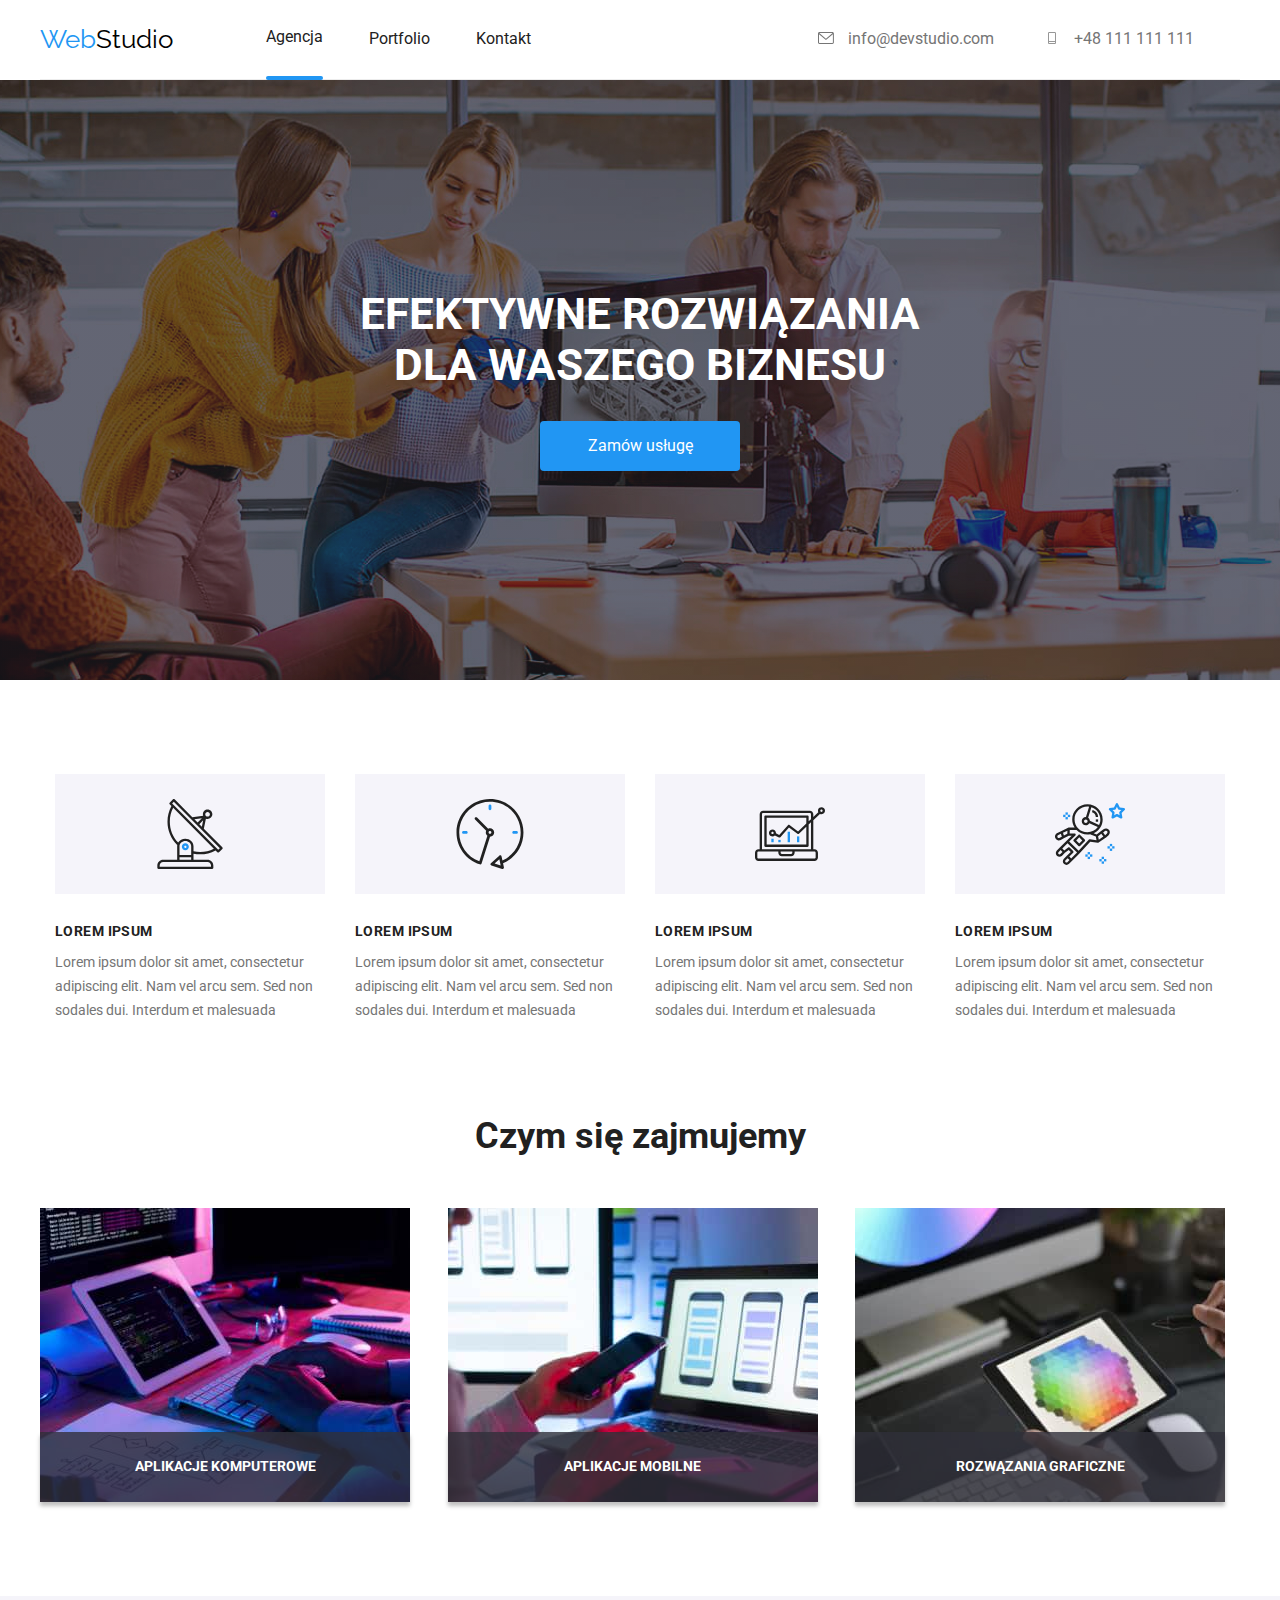
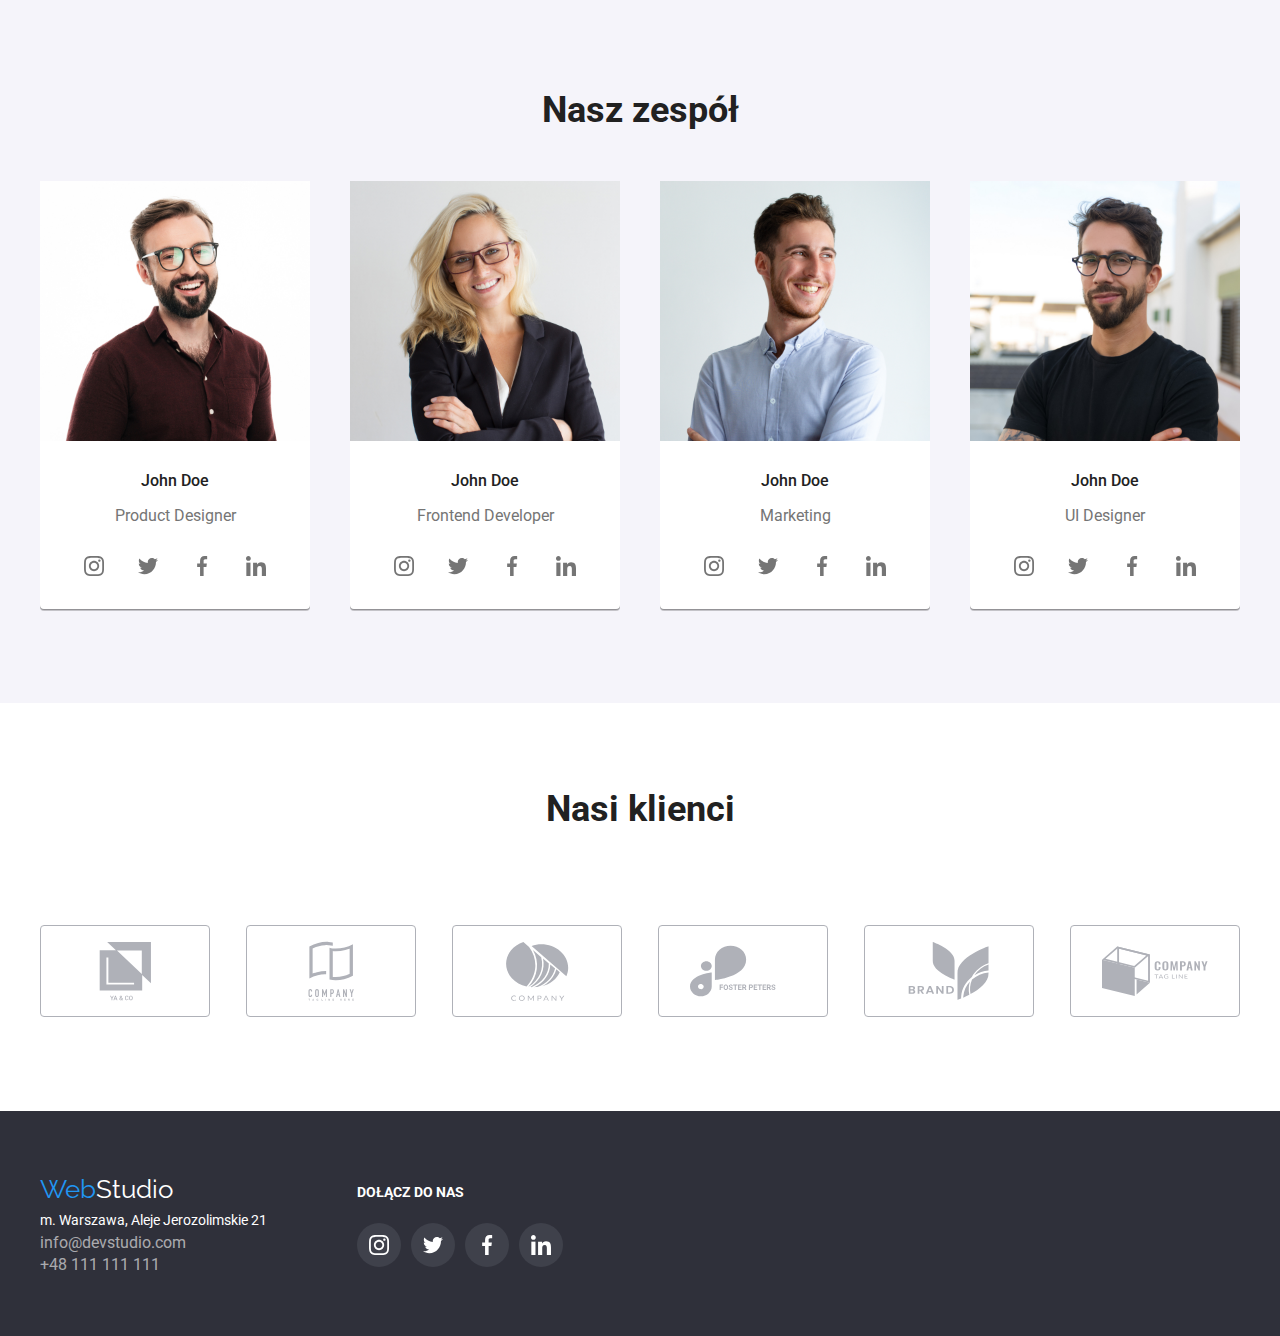
<file: index.html>
<!DOCTYPE html>
    <html lang="pl">
  <head>
    <!-- Informacje serwisowe -->
    <title>Studio</title>
     <link rel="stylesheet" href="css/normalize.css">
     <link rel="stylesheet" href="css/styles.css">
     <link href="https://fonts.googleapis.com/css2?family=Raleway:wght@700&family=Roboto:wght@400;500;700;900&display=swap" rel="stylesheet">
    
</head>
  
<body>
  <header class="portfolio-header">
    <div class="container portfolio-header-section">
    <!-- The logo -->
    <a class="logo" href="index.html"><span class="logo-web">Web</span><span>Studio</span></a>
    <!--navigation-->
    <nav class="navigation">
        <ul class="social-links navigation-list">
        <li class="navigation-list-item"><a class="link activepage" href="index.html">Agencja</a></li>
        <li class="navigation-list-item"><a class="link" href="portfolio.html">Portfolio</a></li>
        <li class="navigation-list-item"><a class="link" href="">Kontakt</a></li>
    </ul>
</nav>
<ul class="social-links-contact navigation-list">
  <li class="mail"><a class="link-contact" href="info@devstudio.com">
  <svg class="icon"> 
      <use href="images/icons.svg#icon-mail"></use>
  </svg>
  info@devstudio.com</a></li>
  <li class="navigation-list-tel mail"><a class="link-contact" href="+48111111111">
      <svg class="icon">
      <use href="images/icons.svg#icon-phone"></use>
      </svg> 
      +48 111 111 111</a></li>
  </ul>
    </div>
</header>

    <main>
    <section class="heading">
        <div class="container button-class">
        <h1 class="title">EFEKTYWNE ROZWIĄZANIA <br> DLA WASZEGO BIZNESU </h1>
        <button type="button" class="button"><span class="button-text" data-modal-open>Zamów usługę</span></button>
        </div>
    </section>
    <section>
        <div class="container">
               <ul class="lorem-layout">
                    <li class="lorem-position" > 
                    <div class="icons-lorem-layout">
                    <svg class="icon-lorem" width="70" height="70">
                        <use href="images/icons.svg#icon-antenna"></use>
                    </svg>
                    </div>
                        <h4 class="lorem-title">LOREM IPSUM</h4>
                        <p class="lorem-text">Lorem ipsum dolor sit amet, consectetur adipiscing elit. Nam vel arcu sem. Sed non sodales dui. Interdum et malesuada</p></li>
                    <li class="lorem-position">
                        <div class="icons-lorem-layout">
                            <svg class="icon-lorem" width="70" height="70">
                                <use href="images/icons.svg#icon-clock"></use>
                            </svg>
                            </div>
                        <h4 class="lorem-title">LOREM IPSUM</h4>
                        <p class="lorem-text">Lorem ipsum dolor sit amet, consectetur adipiscing elit. Nam vel arcu sem. Sed non sodales dui. Interdum et malesuada</p></li>
                    <li class="lorem-position">

                        <div class="icons-lorem-layout">
                            <svg class="icon-lorem" width="70" height="70">
                                <use href="images/icons.svg#icon-diagram"></use>
                            </svg>
                            </div>
                        <h4 class="lorem-title">LOREM IPSUM</h4>
                        <p class="lorem-text">Lorem ipsum dolor sit amet, consectetur adipiscing elit. Nam vel arcu sem. Sed non sodales dui. Interdum et malesuada</p></li>
                    <li class="lorem-position">
                        <div class="icons-lorem-layout">
                            <svg class="icon-lorem" width="70" height="70">
                                <use href="images/icons.svg#icon-astronaut"></use>
                            </svg>
                            </div>
                        <h4 class="lorem-title">LOREM IPSUM</h4>
                        <p class="lorem-text">Lorem ipsum dolor sit amet, consectetur adipiscing elit. Nam vel arcu sem. Sed non sodales dui. Interdum et malesuada</p></li>  
                </ul>
            </div>
    </section>
       
    <section>
    <div class="container">
            <h2 class="h2">Czym się zajmujemy</h2>
            <ul class="img-layout-studio">
            <li class="img-studio-segregate"> 
              <img src="images/img1.jpg" alt="work on a new program" width="370" height="294">
              <p class="sticker">APLIKACJE KOMPUTEROWE</p>
            </li>
            <li class="img-studio-segregate"> 
              <img src="images/img2.jpg" alt="mobile aplication" width="370" height="294">
              <p class="sticker">APLIKACJE MOBILNE</p>
            </li>
            <li class="img-studio-segregate"> 
              <img src="images/img3.jpg" alt="application layout" width="370" height="294">
              <p class="sticker">ROZWĄZANIA GRAFICZNE</p>
            </li>
            </ul>
        </div>
    </section>
    <section class="time">
        <div class="container section">
       <h2 class="h2">Nasz zespół</h2>
        <ul class="person" >
       <li class="person-list">
           <figure class="person-list-item">
               <img src="images/person1.jpg" alt="John Doe - Product Designer" width="270" height="260">
                <figcaption class="person-list-name">
                <h3 class="john-doe"> John Doe</h3>
                <p class="john-doe-function"> Product Designer</p>
                </figcaption>
        </figure>
        <ul class="social-list">
            <li class=" link">
              <a class="social-list_link" href="#">
                <svg class="social-icon">
                  <use href="./images/icons.svg#icon-instagram"></use>
                </svg>
              </a>
            </li>
            <li class=" link">
              <a class="social-list_link" href="#">
                <svg class="social-icon">
                  <use href="./images/icons.svg#icon-twitter"></use>
                </svg>
              </a>
            </li>
            <li class="link">
              <a class="social-list_link" href="#">
                <svg class="social-icon">
                  <use href="./images/icons.svg#icon-facebook"></use>
                </svg>
              </a>
            </li>
            <li class=" link">
              <a class="social-list_link" href="#">
                <svg class="social-icon">
                  <use href="./images/icons.svg#icon-linkedin"></use>
                </svg>
              </a>
            </li>
          </ul>
    </li>
       <li class="person-list"> 
        <figure class="person-list-item">
            <img src="images/person2.jpg" alt="John Doe - Frontend Developer" width="270" height="260">
            <figcaption class="person-list-name">
                <h3 class="john-doe">John Doe</h3>
                <p class="john-doe-function">Frontend Developer</p>
            </figcaption>
            </figure>
            <ul class="social-list">
                <li class="link-social-list">
                  <a class="social-list_link" href="#">
                    <svg class="social-icon">
                      <use href="./images/icons.svg#icon-instagram"></use>
                    </svg>
                  </a>
                </li>
                <li class="link">
                  <a class="social-list_link" href="#">
                    <svg class="social-icon">
                      <use href="./images/icons.svg#icon-twitter"></use>
                    </svg>
                  </a>
                </li>
                <li class="link">
                  <a class="social-list_link" href="#">
                    <svg class="social-icon">
                      <use href="./images/icons.svg#icon-facebook"></use>
                    </svg>
                  </a>
                </li>
                <li class="link">
                  <a class="social-list_link" href="#">
                    <svg class="social-icon">
                      <use href="./images/icons.svg#icon-linkedin"></use>
                    </svg>
                  </a>
                </li>
              </ul>
    </li>
       <li class="person-list"> 
        <figure class="person-list-item">
            <img src="images/person3.jpg" alt="John Doe - Marketing" width="270" height="260">
            <figcaption class="person-list-name">
                <h3 class="john-doe">John Doe</h3>
                 <p class="john-doe-function">Marketing</p>
            </figcaption>
        </figure>
        <ul class="social-list">
            <li class=" link">
              <a class="social-list_link" href="#">
                <svg class="social-icon">
                  <use href="./images/icons.svg#icon-instagram"></use>
                </svg>
              </a>
            </li>
            <li class=" link">
              <a class="social-list_link" href="#">
                <svg class="social-icon">
                  <use href="./images/icons.svg#icon-twitter"></use>
                </svg>
              </a>
            </li>
            <li class=" link">
              <a class="social-list_link" href="#">
                <svg class="social-icon">
                  <use href="./images/icons.svg#icon-facebook"></use>
                </svg>
              </a>
            </li>
            <li class=" link">
              <a class="social-list_link" href="#">
                <svg class="social-icon">
                  <use href="./images/icons.svg#icon-linkedin"></use>
                </svg>
              </a>
            </li>
          </ul>
        </li>
        <li> 
           <figure class="person-list-item">
               <img src="images/person4.jpg" alt="John Doe - UI Designer" width="270" height="260">
                <figcaption class="person-list-name">
                    <h3 class="john-doe">John Doe</h3>
                    <p class="john-doe-function">UI Designer</p>
            </figcaption>
        </figure>
        <ul class="social-list">
            <li class="link">
              <a class="social-list_link" href="#">
                <svg class="social-icon">
                  <use href="./images/icons.svg#icon-instagram"></use>
                </svg>
              </a>
            </li>
            <li class="link">
              <a class="social-list_link" href="#">
                <svg class="social-icon">
                  <use href="./images/icons.svg#icon-twitter"></use>
                </svg>
              </a>
            </li>
            <li class="link">
              <a class="social-list_link" href="#">
                <svg class="social-icon">
                  <use href="./images/icons.svg#icon-facebook"></use>
                </svg>
              </a>
            </li>
            <li class="link">
              <a class="social-list_link" href="#">
                <svg class="social-icon">
                  <use href="./images/icons.svg#icon-linkedin"></use>
                </svg>
              </a>
            </li>
          </ul>
        </li>
    </ul>
    </div>
    </section>
    <section>
        <div class="container">
            <h2 class="client-title"> Nasi klienci</h2>
            <ul class="lorem-layout ">
                <li class="clients-item">
                    <a class="clients-item_link" href="#">
                        <svg class="client-link">
                            <use href="images/icons.svg#icon-client1"></use>
                        </svg>
                    </a>
                </li>
                <li class="clients-item">
                    <a class="clients-item_link" href="#">
                        <svg class="client-link">
                            <use href="images/icons.svg#icon-client2"></use>
                        </svg>
                    </a>
                </li>
                <li class="clients-item">
                    <a class="clients-item_link" href="#">
                        <svg class="client-link">
                            <use href="images/icons.svg#icon-client3"></use>
                        </svg>
                    </a>
                </li>
                <li class="clients-item">
                    <a class="clients-item_link" href="#">
                        <svg class="client-link">
                            <use href="images/icons.svg#icon-client4"></use>
                        </svg>
                    </a>
                </li>
                <li class="clients-item">
                    <a class="clients-item_link" href="#">
                        <svg class="client-link">
                            <use href="images/icons.svg#icon-client5"></use>
                        </svg>
                    </a>
                </li>
                <li class="clients-item">
                    <a class="clients-item_link" href="#">
                        <svg class="client-link">
                            <use href="images/icons.svg#icon-client6"></use>
                        </svg>
                    </a>
                </li>
            </ul>
        </div>
    </section>
    </main>
    <footer class="footer">
      <div class="container footer-div-first">
         <div class="footer-address">
  <a class="logo-footer" href="index.html"><span class="logo-web">Web</span><span class="footer-logo-color">Studio</span></a>
  <!--adress-->
  <adress class="adres">
  <ul class="footer-links">
      <li class="footer-text">m. Warszawa, Aleje Jerozolimskie 21</li>
      <li><a class="footer-link" href="info@devstudio.com">info@devstudio.com</a></li>
      <li><a class="footer-link" href="+48111111111">+48 111 111 111</a></li>
  </ul>
  </adress>
  </div>
  <div class="join-footer">
      <h3 class="join-title" >DOŁĄCZ DO NAS</h3>
      <ul class="join-icons">
          <li class="join-item">
              <a class="join-item_link" href="#">
                  <svg class="join-social_link">
                      <use href="images/icons.svg#icon-instagram"></use>
                  </svg>
              </a>
          </li>
          <li class="join-item">
              <a class="join-item_link" href="#">
                  <svg class="join-social_link">
                      <use href="images/icons.svg#icon-twitter"></use>
                  </svg>
              </a>
          </li>
          <li class="join-item">
              <a class="join-item_link" href="#">
                  <svg class="join-social_link">
                      <use href="images/icons.svg#icon-facebook"></use>
                  </svg>
              </a>
          </li>
          <li class="join-item">
              <a class="join-item_link" href="#">
                  <svg class="join-social_link">
                      <use href="images/icons.svg#icon-linkedin"></use>
                  </svg>
              </a>
          </li>
      </ul>
  </div>
  </div>
    </footer>
    <div class="backdrop is-hidden" data-modal>
      <div class="modal">
        <button type="button" class="close-button" data-modal-close>
          <svg class="icon-close-button">
          <use href="images/close-x.svg#icon-close-x"></use>
        </svg>
        </button>
      </div>
    <script src="js/modal.js"></script>
</body>
</html>
</file>
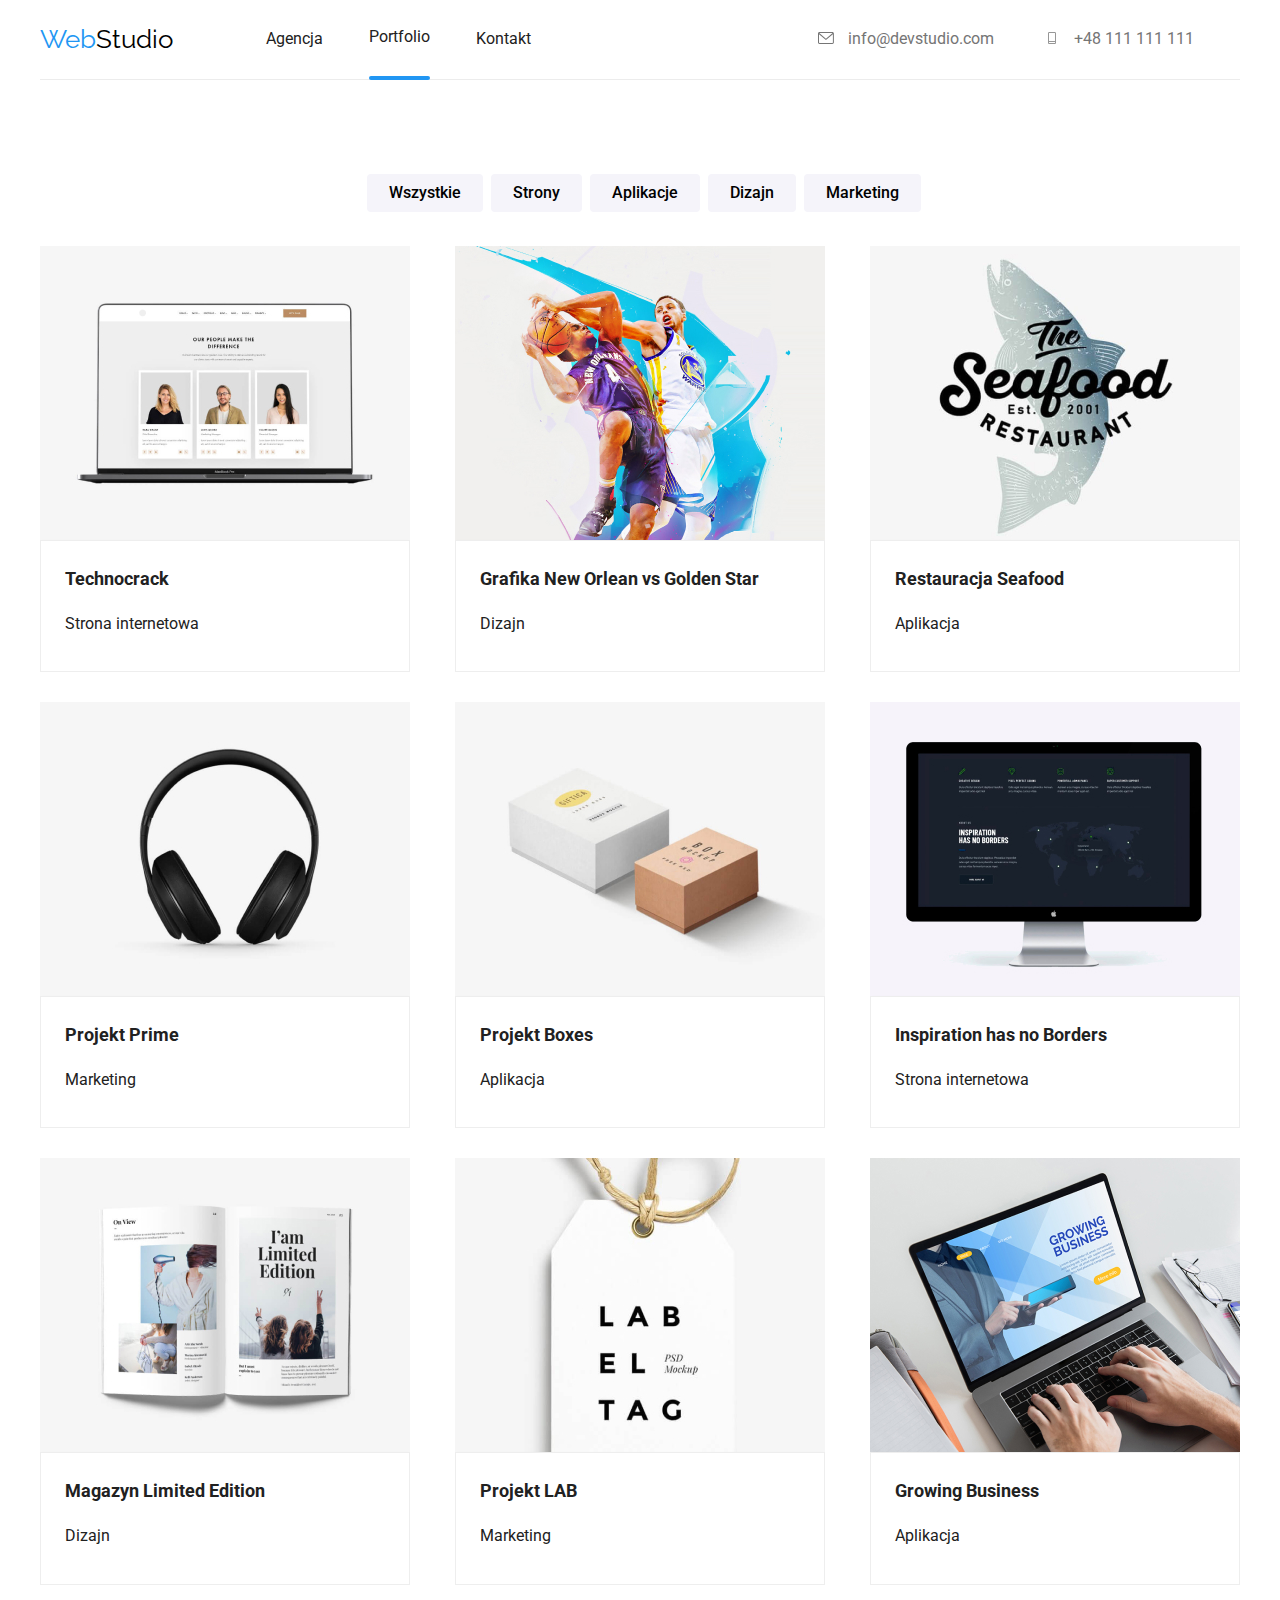
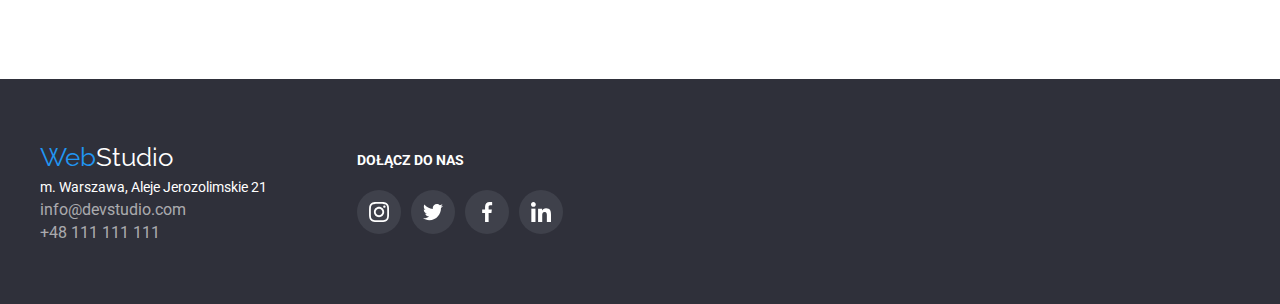
<file: portfolio.html>
<!DOCTYPE html>
<html lang="pl">
<head>
<!-- Informacje serwisowe -->
<title>Portfolio</title>
<link rel="stylesheet" href="css/normalize.css">
<link rel="stylesheet" href="css/styles.css">
<link href="https://fonts.googleapis.com/css2?family=Raleway:wght@700&family=Roboto:wght@400;500;700;900&display=swap" rel="stylesheet">
</head>

<body>
<header class="portfolio-header">
    <div class="container portfolio-header-section">
    <!-- The logo -->
    <a class="logo" href="index.html"><span class="logo-web">Web</span><span>Studio</span></a>
    <!--navigation-->
    <nav class="navigation">
        <ul class="social-links navigation-list">
        <li class="navigation-list-item"><a class="link" href="index.html">Agencja</a></li>
        <li class="navigation-list-item"><a class="link activepage" href="portfolio.html">Portfolio</a></li>
        <li class="navigation-list-item"><a class="link" href="">Kontakt</a></li>
    </ul>
</nav>
<ul class="social-links-contact navigation-list">
    <li class="mail"><a class="link-contact" href="info@devstudio.com">
    <svg class="icon"> 
        <use href="images/icons.svg#icon-mail"></use>
    </svg>
    info@devstudio.com</a></li>
    <li class="navigation-list-tel mail"><a class="link-contact" href="+48111111111">
        <svg class="icon">
        <use href="images/icons.svg#icon-phone"></use>
        </svg> 
        +48 111 111 111</a></li>
    </ul>
    </div>
</header>

<main>
    <section>
        <div class="container">
    <ul class="menu-button-ul" >
        <li><button type="button" class="menu-button"> Wszystkie </button> </li>
        <li><button type="button" class="menu-button"> Strony </button></li>
        <li><button type="button" class="menu-button"> Aplikacje </button></li>
        <li><button type="button" class="menu-button"> Dizajn </button></li>
        <li><button type="button" class="menu-button"> Marketing </button></li>
    </ul>
</div>
    </section>
<section class="img-portfolio-padding">
    <div class="container">
<ul class="img-layout-portfolio">
    <li class="img-portfolio-class">
        <figure class="img-portfolio-pic">
        <img class="img-portfolio" src="images/portfolio(1).jpg" alt="Technocrack" width="370" height="294">
         <div class="hidden">
              <div class="coverlet">
                <p class="coverlet-text">Technocrack jest popularną platformą wykorzystywaną do rozpowszechniania koronawirusa. Firmy wykorzystują tę platformę
                do celów szpiegowskich i ataków na niezabezpieczone serwery konkurencji</p>
              </div>
            </div>
        <figcaption class="portfolio-figcaption">
                <h3 class="img-portfolio-item">Technocrack</h3>
                <p class="img-portfolio-category">Strona internetowa</p>
            </figcaption>
            </figure>
        </li>
        <li class="img-portfolio-class">
            <figure class="img-portfolio-pic">
            <img class="img-portfolio" src="images/portfolio(2).jpg" alt="Grafika New Orlean vs Golden Star" width="370" height="294">
            <div class="hidden">
                <div class="coverlet">
                  <p class="coverlet-text">Technocrack jest popularną platformą wykorzystywaną do rozpowszechniania koronawirusa. Firmy wykorzystują tę platformę
                  do celów szpiegowskich i ataków na niezabezpieczone serwery konkurencji</p>
                </div>
              </div>
            <figcaption class="portfolio-figcaption">
                <h3 class="img-portfolio-item">Grafika New Orlean vs Golden Star</h3>
                <p class="img-portfolio-category">Dizajn</p>
            </figcaption>
            </figure>
    </li>
        <li class="img-portfolio-class">
            <figure class="img-portfolio-pic">
                <img class="img-portfolio" src="images/portfolio(3).jpg" alt="Restauracja Seafood" width="370" height="294">
                <div class="hidden">
                    <div class="coverlet">
                      <p class="coverlet-text">Technocrack jest popularną platformą wykorzystywaną do rozpowszechniania koronawirusa. Firmy wykorzystują tę platformę
                      do celów szpiegowskich i ataków na niezabezpieczone serwery konkurencji</p>
                    </div>
                  </div>
                <figcaption class="portfolio-figcaption">
                    <h3 class="img-portfolio-item">Restauracja Seafood</h3>
                    <p class="img-portfolio-category">Aplikacja</p>
                </figcaption>
            </figure>
        </li>
        <li class="img-portfolio-class">
            <figure class="img-portfolio-pic">
                <img class="img-portfolio" src="images/portfolio(4).jpg" alt="Projekt Prime" width="370" height="294">
                <div class="hidden">
                    <div class="coverlet">
                      <p class="coverlet-text">Technocrack jest popularną platformą wykorzystywaną do rozpowszechniania koronawirusa. Firmy wykorzystują tę platformę
                      do celów szpiegowskich i ataków na niezabezpieczone serwery konkurencji</p>
                    </div>
                  </div>
                <figcaption class="portfolio-figcaption">
                <h3 class="img-portfolio-item">Projekt Prime</h3>
                <p class="img-portfolio-category">Marketing</p>
            </figcaption>
        </figure> 
        <li class="img-portfolio-class">
            <figure class="img-portfolio-pic">
                <img class="img-portfolio" src="images/portfolio(5).jpg" alt="Projekt Boxes" width="370" height="294">
                <div class="hidden">
                    <div class="coverlet">
                      <p class="coverlet-text">Technocrack jest popularną platformą wykorzystywaną do rozpowszechniania koronawirusa. Firmy wykorzystują tę platformę
                      do celów szpiegowskich i ataków na niezabezpieczone serwery konkurencji</p>
                    </div>
                  </div>
                <figcaption class="portfolio-figcaption">
                <h3 class="img-portfolio-item">Projekt Boxes</h3>
                <p class="img-portfolio-category">Aplikacja</p>
            </figcaption>
        </figure></li>
        <li class="img-portfolio-class">
            <figure class="img-portfolio-pic">
                <img class="img-portfolio" src="images/portfolio(6).jpg" alt="Inspiration has no Borders" width="370" height="294">
                <div class="hidden">
                    <div class="coverlet">
                      <p class="coverlet-text">Technocrack jest popularną platformą wykorzystywaną do rozpowszechniania koronawirusa. Firmy wykorzystują tę platformę
                      do celów szpiegowskich i ataków na niezabezpieczone serwery konkurencji</p>
                    </div>
                  </div>
                <figcaption class="portfolio-figcaption">
                <h3 class="img-portfolio-item">Inspiration has no Borders</h3>
                <p class="img-portfolio-category">Strona internetowa</p>
            </figcaption>
        </figure>
    </li>
        <li class="img-portfolio-class">
            <figure class="img-portfolio-pic">
                <img class="img-portfolio" src="images/portfolio(7).jpg" alt="Magazyn Limited Edition" width="370" height="294">
                <div class="hidden">
                    <div class="coverlet">
                      <p class="coverlet-text">Technocrack jest popularną platformą wykorzystywaną do rozpowszechniania koronawirusa. Firmy wykorzystują tę platformę
                      do celów szpiegowskich i ataków na niezabezpieczone serwery konkurencji</p>
                    </div>
                  </div>
                <figcaption class="portfolio-figcaption">
                <h3 class="img-portfolio-item">Magazyn Limited Edition</h3>
                <p class="img-portfolio-category">Dizajn</p>
            </figcaption>
        </figure></li>
        <li class="img-portfolio-class">
            <figure class="img-portfolio-pic">
                <img class="img-portfolio" src="images/portfolio(8).jpg" alt="Projekt LAB" width="370" height="294" >
                <div class="hidden">
                    <div class="coverlet">
                      <p class="coverlet-text">Technocrack jest popularną platformą wykorzystywaną do rozpowszechniania koronawirusa. Firmy wykorzystują tę platformę
                      do celów szpiegowskich i ataków na niezabezpieczone serwery konkurencji</p>
                    </div>
                  </div>
                <figcaption class="portfolio-figcaption">
                <h3 class="img-portfolio-item">Projekt LAB</h3>
                <p class="img-portfolio-category">Marketing</p>
            </figcaption>
        </figure>
    </li>
        <li class="img-portfolio-class">
            <figure class="img-portfolio-pic">
                <img class="img-portfolio" src="images/portfolio(9).jpg" alt="Growing Business" width="370" height="294">
                <div class="hidden">
                    <div class="coverlet">
                      <p class="coverlet-text">Technocrack jest popularną platformą wykorzystywaną do rozpowszechniania koronawirusa. Firmy wykorzystują tę platformę
                      do celów szpiegowskich i ataków na niezabezpieczone serwery konkurencji</p>
                    </div>
                  </div>
                <figcaption class="portfolio-figcaption">
                <h3 class="img-portfolio-item">Growing Business</h3>
                <p class="img-portfolio-category">Aplikacja</p>
            </figcaption>
        </figure>
    </li>
    </ul>
</div>
</section>
</main>

<footer class="footer">
    <div class="container footer-div-first">
       <div class="footer-address">
<a class="logo-footer" href="index.html"><span class="logo-web">Web</span><span class="footer-logo-color">Studio</span></a>
<!--adress-->
<adress class="adres">
<ul class="footer-links">
    <li class="footer-text">m. Warszawa, Aleje Jerozolimskie 21</li>
    <li><a class="footer-link" href="info@devstudio.com">info@devstudio.com</a></li>
    <li><a class="footer-link" href="+48111111111">+48 111 111 111</a></li>
</ul>
</adress>
</div>
<div class="join-footer">
    <h3 class="join-title" >DOŁĄCZ DO NAS</h3>
    <ul class="join-icons">
        <li class="join-item">
            <a class="join-item_link" href="#">
                <svg class="join-social_link">
                    <use href="images/icons.svg#icon-instagram"></use>
                </svg>
            </a>
        </li>
        <li class="join-item">
            <a class="join-item_link" href="#">
                <svg class="join-social_link">
                    <use href="images/icons.svg#icon-twitter"></use>
                </svg>
            </a>
        </li>
        <li class="join-item">
            <a class="join-item_link" href="#">
                <svg class="join-social_link">
                    <use href="images/icons.svg#icon-facebook"></use>
                </svg>
            </a>
        </li>
        <li class="join-item">
            <a class="join-item_link" href="#">
                <svg class="join-social_link">
                    <use href="images/icons.svg#icon-linkedin"></use>
                </svg>
            </a>
        </li>
    </ul>
</div>
</div>
  </footer>
</body>
</html>
</file>
<file: css/styles.css>
*,
*::before,
*::after {
  box-sizing: border-box;
}

* {
  margin: 0;
  padding: 0;
  border: 0;
  line-height: 1.4em;
  vertical-align: baseline;
  text-decoration: none;
  outline: 0;}

h1,
h2,
h3,
h4,
h5,
h6 {
  margin: 0px;
  padding: 0px;
}

p {
  padding: 0px;
}

img{
  display: block;
}
body {font-family: "Roboto", "Raleway", sans-serif;
color: var(--general-color-text);
font-weight: 400px;
font-style: normal;}

section {
  display: block;
}

.container {
  width: 1200px;
  padding: 0 ;
  align-items: center;
  margin: 0 auto;
}
.link .link-contact .clients-item_link svg {
  text-decoration: none;
    transition-property: color, fill;
    transition-duration: 250ms;
    transition-timing-function: cubic-bezier(0.4, 0, 0.2, 1);
}
ul {
  padding: 0;
  margin: 0;
  list-style-type: none;}


:root{
    --brand-color: #2196F3;
    --general-color-text: #212121;
    --black: black;
    --white: #FFFFFF;
    --heading-background: #2F303A;
    --text-lorem: #757575;
    --person: #F5F4FA;
    --portfolio-img-background: #EEEEEE;
    --fotter-link-color: rgba(255, 255, 255, 0.6);
    --icons-color: #AFB1B8;
}

.logo {
  font-family: "Raleway", sans-serif;
  font-size: 26px;
  Line-height: 30.52px;
  color: var(--black);
  margin-right: 93px;
}

.logo-web {
color: var(--brand-color);
font-size: 26px;
}

.menu-button {
  background-color: #F5F4FA;
  font-weight: 500;
  border: none;
  padding: 6px 22px;
  cursor: pointer;
  background: #F5F4FA;
  border-radius: 4px;
  line-height: 1.6;
  display: flex;
  margin-left: 8px;
  transition-duration: 250ms;
  transition-timing-function: cubic-bezier(0.4, 0, 0.2, 1);
}

.menu-button-ul {
  display: flex;
  justify-content: center;
  padding-top: 94px;
  padding-bottom: 34px;
}

.menu-button:hover,
.menu-button:active {
  background-color: var(--brand-color);
  color: var(--white);
  background: var(--brand-color);
  box-shadow: 0px 3px 1px rgba(0, 0, 0, 0.1), 0px 1px 2px rgba(0, 0, 0, 0.08),
      0px 2px 2px rgba(0, 0, 0, 0.12);
  border-radius: 4px;
  cursor: pointer;
}

.navigation-list {
  display: flex;
  align-items: center;
  justify-content: flex-end;
  margin-left: auto;
  margin-right: 46px;
  transition-duration: 250ms;
  transition-timing-function: cubic-bezier(0.4, 0, 0.2, 1);
}
.navigation-list-item {
margin-right: 46px;
}

.navigation-list-tel{
  margin-left: 50px;
  transition-duration: 250ms;
  transition-timing-function: cubic-bezier(0.4, 0, 0.2, 1);
  }

.link { color: var(--general-color-text);
  text-decoration: none;
}

.activepage::after {
  content: "";
  display: block;
  position: relative;
  border-top: 4px solid var(--brand-color);
  border-radius: 2px;
  top: 27px;
}
.social-links .link:hover,
.social-links .link:focus {
color: var(--brand-color);
}


.link-contact { 
  color: var(--text-lorem);
  text-decoration: none;
}

.icon {
  fill: var(--text-lorem);
  width: 16px;
  height: 12px;
  margin-right: 10px;
  transition-duration: 250ms;
  transition-timing-function: cubic-bezier(0.4, 0, 0.2, 1);
}

.social-links-contact .link-contact:hover,
.social-links-contact .link-contact:focus {
color: var(--brand-color);
}
a {
  text-decoration: none;
  color: var(--text-lorem);
}

.img-layout-studio {
  display: flex;
  justify-content: space-between;
}

.img-studio-segregate {
  list-style: none;
  margin-right: 15px;
  position: relative;
  width: 370px;
  height: 294px;
}
.img-studio-segregate .sticker {
  position: absolute;
  margin: 0;
  bottom: 0px;
}
.sticker {
  font-weight: 700;
    font-size: 14px;
    width: 370px;
    height: 70px;
    color: var(--white);
    background-color: rgba(47, 48, 58, 0.8);
    display: flex;
    justify-content: center;
    align-items: center;
    box-shadow: 0px 4px 4px 0px rgba(0, 0, 0, 0.25);  
    opacity: 10;
  }

.img-layout-portfolio {
  display: flex;
  flex-wrap: wrap;
  justify-content: space-between;
  align-content: center;
}

.lorem-layout {
  display: flex;
  margin-top: 94px;
  margin-bottom: 94px;
  justify-content: space-between;
}

.lorem-position {
  max-width: 270px;
  margin-left: 15px;
  margin-right: 15px;
}

.lorem-title {
  font-weight: 700;
  font-size: 14px;
  line-height: 1.14;
  letter-spacing: 0.03em;
  text-transform: uppercase;
  margin-bottom: 10px;
  margin-top: 30px;
}

.lorem-text {
  font-style: regular;
  font-size: 14px;
  line-height: 24px;
  color: var(--text-lorem);
  margin-top: 10px;
}


.icon-lorem {
  width: 70px;
  height: 70px;
  margin: 25px 100px 25px 100px;
}

.icons-lorem-layout {
width: 270px;
min-height: 120px;
background-color: #F5F4FA;
display: flex;
justify-content: center;
align-items: center;

}
.john-doe {
font-size: 16px;
line-height: 19px;
font-style: medium;
color: var(--general-color-text);
text-align: center;
font-weight: 500;
padding-top: 30px;
margin-top: 0;
display: block;
}

.john-doe-function {
font-size: 16px;
font-style: regular;
line-height: 19px;
color: var(--text-lorem);
text-align: center;
padding-bottom: 30px;
display: block;
margin-block-start: 1em;
margin-block-end: 1em;
margin-inline-start: 0px;
margin-inline-end: 0px;
}

.social-list {
  display: flex;
  align-items: center;
  justify-content: space-between;
  margin-top: -65px;
  margin-left: 32px;
  margin-right: 32px;
  padding-bottom: 18px;
}
.social-icon {
  width: 20px;
  height: 20px;
  fill: var(--text-lorem);
  transition-duration: 250ms;
  transition-timing-function: cubic-bezier(0.4, 0, 0.2, 1);
}
.social-list_link {
  display: flex;
  justify-content: center;
  align-items: center;
  width: 44px;
  height: 44px;
  background-color: #FFFFFF;
  border-radius: 50%;
  transition-duration: 250ms;
  transition-timing-function: cubic-bezier(0.4, 0, 0.2, 1);
}
.social-list_link:hover svg,
.social-list_link:focus svg {
  fill: #FFFFFF;
}
.social-list_link:hover,
.social-list_link:focus {
  background-color: var(--brand-color);
}

.h2 {
margin-bottom: 50px;
font-weight: bold;
font-size: 36px;
line-height: 1.16;
display: flex;
justify-content: center;
margin: 0;
padding-bottom: 50px;
}

.section {
padding-top: 94px;
padding-bottom: 94px;
}

.title {
text-align: center;
flex-direction: column;
align-items: center;
justify-content: center;
font-weight: 900px;
font-size: 44px;
line-height: 116%;
color: var(--white);
padding-left: 195px;
padding-right: 195px;
padding-bottom: 30px
}

.heading {
background-color: var(--heading-background);
height: 600px;
max-width: 1600px;
margin: 0 auto;
background-image: linear-gradient(rgba(47, 48, 58, 0.4),
                rgba(47, 48, 58, 0.4)),
                url("../images/background.jpg");
background-repeat: no-repeat;
background-size: 1600px;
background-position: center;
display: flex;
flex-direction: column;
justify-content: center;
align-items: center;
}

.header .container {
display: flex;
}

.header .mail {
margin-right: 50px;
}

.mail:hover svg,
.mail:focus svg,
.tel:hover svg,
.tel:focus svg {
fill: var(--brand-color);
}

.button-class {
  display: flex;
  flex-direction: column;

}
.portfolio-header {
background: var(--white);
}

.portfolio-header-section {
display: flex;
align-items: center;
justify-content: center;
height: 80px;
border-bottom: 1px solid #ECECEC;
}

.navigation {
display: flex;
align-items: center;
}

.person {
list-style: none;
display: flex;
justify-content: space-between;
}

.person-list {
border-radius: 0px 0px 4px 4px;
margin-right: 30px;
padding-bottom: 30px;
width: 270px;
height: 428px;
background-color: var(--white)
}


.person-list-item {
margin: 0;
width: 270px;
height: 428px;
background-color: #FFFFFF;
border-bottom-right-radius: 4px;
border-bottom-left-radius: 4px;
box-shadow: 0px 2px rgb(0 0 0 / 20%), 0px 1px rgb(0 0 0 / 14%), 0px 1px rgb(0 0 0 / 12%);
}

.person-list-name {
font-size: var(--subject-font);
line-height: 1.17;
text-align: center;
height: 90px;
}
.person-list:first-child {
  margin-left: 0px;
}

.time {
background: var(--person);
margin-top: 94px;
}

.client-title {
  padding-top: 86px;
  font-weight: bold;
  font-size: 36px;
  line-height: 1.16;
  display: flex;
  justify-content: center;
  margin: 0;
  }

.clients-item {
  display: flex;
  justify-content: center;
  align-items: center;
}

.clients-item_link {
  display: flex;
  justify-content: center;
  align-items: center;
  width: 170px;
  height: 92px;
  border: 1px solid #AFB1B8;
  border-radius: 4px;
  fill: var(--icons-color);
  transition-property: fill, border;
  transition-duration: 250ms;
  transition-timing-function: 
      cubic-bezier(0.4, 0, 0.2, 1);
}

.clients-item_link:hover,
.clients-item_link:focus {
    fill: var(--brand-color);
    border: 1px solid var(--brand-color);
    cursor: pointer;
}

.client-link {
  width: 106px;
  height: 60px;
}

.segregate-photography {
margin-left: 15px;
list-style: none;
margin-right: 15px;}

.img-portfolio-class {
position: relative;
width: 370px;
    transition-property: box-shadow;
    transition-duration: 250ms;
    transition-timing-function: cubic-bezier(0.4, 0, 0.2, 1);
}
.img-portfolio-class:hover,
.img-portfolio-class:active {
    box-shadow: 0px 1px 1px 0px rgba(0, 0, 0, 0.12), 0px 4px 4px 0px rgba(0, 0, 0, 0.06), 1px 4px 6px 0px rgba(0, 0, 0, 0.16);
    cursor: pointer;
}
.img-portfolio-class:nth-child(n+4) 
{
    margin-top: 30px;
}
.img-portfolio-pic {
  margin: 0;
    position: relative;
    overflow: hidden;
    display: block;
}

.img-portfolio-pic:hover .coverlet,
.img-portfolio-pic:focus .coverlet {
  box-shadow: box-shadow: 0px 4px 4px rgba(0, 0, 0, 0.25);
  transform: translatey(0%);
}
.portfolio-figcaption {
padding: 20px 24px;
border: 1px solid #EEEEEE;
transform: translateY(0);
background-color: var(--white);
}

.img-portfolio-padding {
padding-bottom: 94px;
}

.img-portfolio {
width: 370px;
height: 294px;
background-color: var(--white);
}


.img-portfolio-item
{
color: #212121;
font-weight: 700;
font-size: 18px;
line-height: 2;
}

.img-portfolio-category {
display: block;
margin-block-start: 1em;
margin-block-end: 1em;
margin-inline-start: 0px;
margin-inline-end: 0px;
}

.coverlet {
  position: absolute;
  top: 0px;
  left: 0px;
  background-color: rgba(33, 150, 243, 0.9);
  box-shadow: 0px 4px 4px rgb(0 0 0 / 25%);
  color: var(--white);
  width: 370px;
  height: 294px;
  padding: 49px 45px 49px 24px;
  transform: translatey(100%);
  transition: transform 250ms ease;
}
.coverlet-text {
  font-size: 18px;
}

.button {
background-color: var(--brand-color);
border: none;
cursor: pointer; 
width: 200px;
height: 50px;
border-radius: 4px;
display:flex;
justify-content: center;
align-items: center;
transition-duration: 250ms;
transition-timing-function: cubic-bezier(0.4, 0, 0.2, 1);
}

.button-text {
color: var(--white);
font-size: 16px;
font-weight: 700px;
line-height: 30px; 
}

.footer {
background-color: var(--heading-background);
display: flex;
}

.footer-div-first{
  padding-top: 60px;
  padding-bottom: 60px;
  margin-left: auto;
}
.footer-logo-color {
color: var(--white);
font-size: 26px;
}
.footer-address {
  float:left;
  width:247px;
  color: var(--white);
  font-style: normal;
  font-size: var(--detail-font);
  line-height: 1.71;
}

.logo-footer {
font-family: "Raleway", sans-serif;
font-size: 26px;
Line-height: 30.52px;
margin-right: 93px;
}

.adres { 
  padding-top: 20px;
}

.footer-text {
font-size: 14px;
line-height: 24px;
font-style: regular;
color: var(--white);
text-decoration: none;
}

.footer-link { color: var(--fotter-link-color);
  text-decoration: none;
}

.footer-links .link:hover,
.footer-links .link:focus {
color: var(--brand-color);

}

.join-footer {
  float:left;
  width: 206px;
  margin-left: 70px;
  padding-top: 12px;
}

.join-title {
  color: var(--white);
  font-size: 14px;
  font-weight: 700;
  margin-top: 0;
  margin-bottom: 20px;
}
.join-icons {
  display: flex;
  justify-content: space-between;
  align-items: center;
  
}

.join-item_link {
  display: flex;
    justify-content: center;
    align-items: center;
    width: 44px;
    height: 44px;
    border-radius: 50%;
    background-color: #3F414B;
    transition-duration: 250ms;
    transition-timing-function: cubic-bezier(0.4, 0, 0.2, 1);
}
.join-item_link:hover,
.join-item_link:focus {
    background-color: var(--brand-color);
}

.join-social_link {
  width: 20px;
  height: 20px;
  fill: var(--white);
}

.backdrop {
  position: fixed;
  left: 0;
  top: 0;
  width: 100%;
  height: 100%;
  background-color: rgba(0, 0, 0, 0.2);
  transition: 2000ms;
}
.modal {
  position: absolute;
  top: 50%;
  left: 50%;
  transform: translate(-50%, -50%);
  width: 528px;
  min-height: 581px;
  background-color: var(--white); 
  transition: 2000ms;
}
.close-button {
  position: absolute;
  top: 8px;
  right: 8px;
  width: 30px;
  height: 30px;
  background-color: var(--white);
  border: 1px solid rgba(0, 0, 0, 0.1);
  border-radius: 50%;
  cursor: pointer;
}
.icon-close-button {
  width: 11px;
  height: 11px;
  position: absolute;
  top: 50%;
  left: 50%;
  transform: translate(-50%, -50%);
}
.is-hidden {
  opacity: 0;
  visibility: hidden;
  pointer-events: none;
}
</file>
